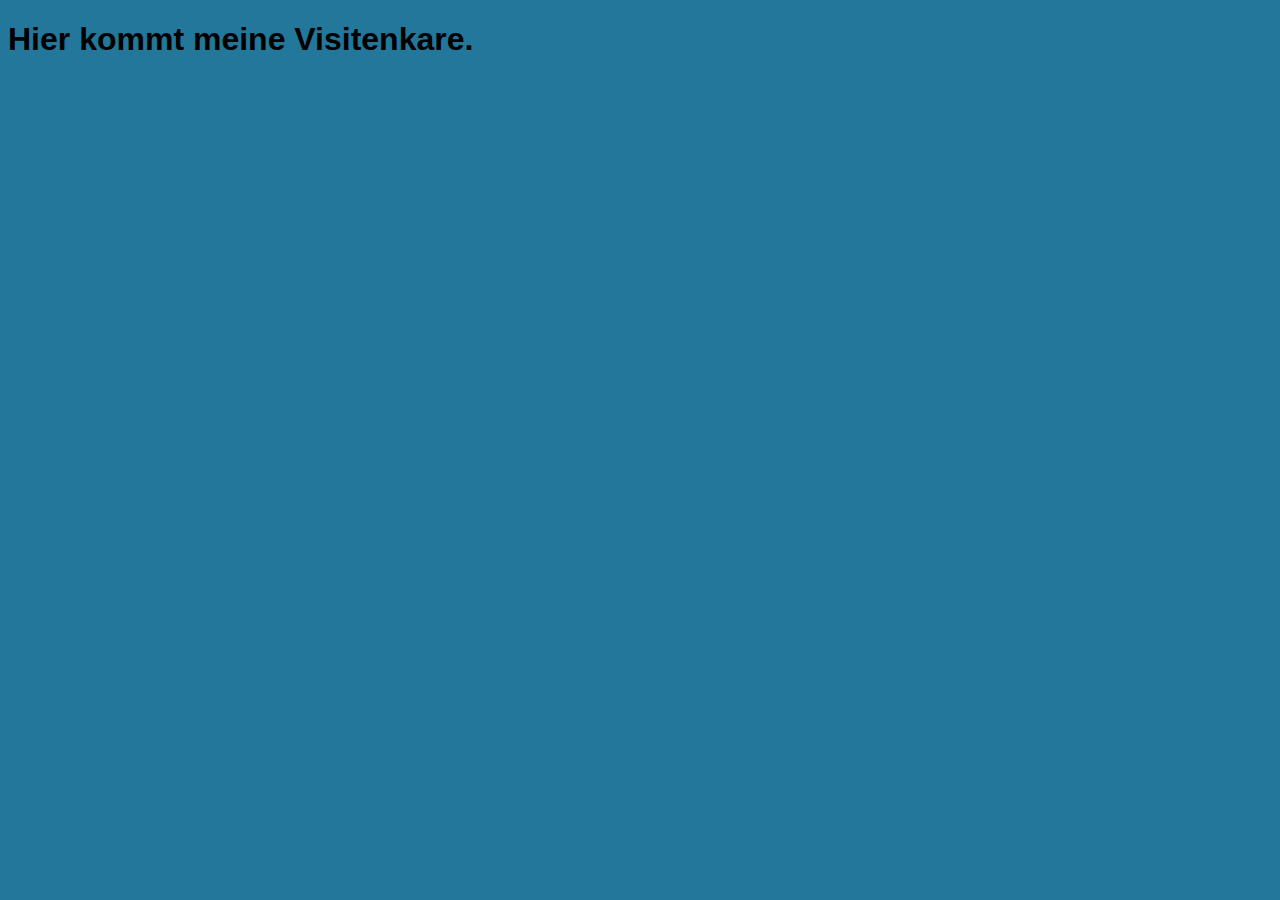
<file: index.html>
<!DOCTYPE html>
<html lang="en">

  <head>
    <meta charset="UTF-8" />
    <meta name="viewport" content="width=device-width, initial-scale=1.0" />
    <meta name="author" content="Désirée Schwer" />
    <meta name="description" content="Ich bin Grafikerin an der Fachklasse Grafik Luzern."/>
    <link rel="stylesheet" href="style.css" />
    <title>Désirée Schwer</title>
  </head>
  
  <body>
  <h1>Hier kommt meine Visitenkare.</h1>
  </body>
  
</html>
</file>
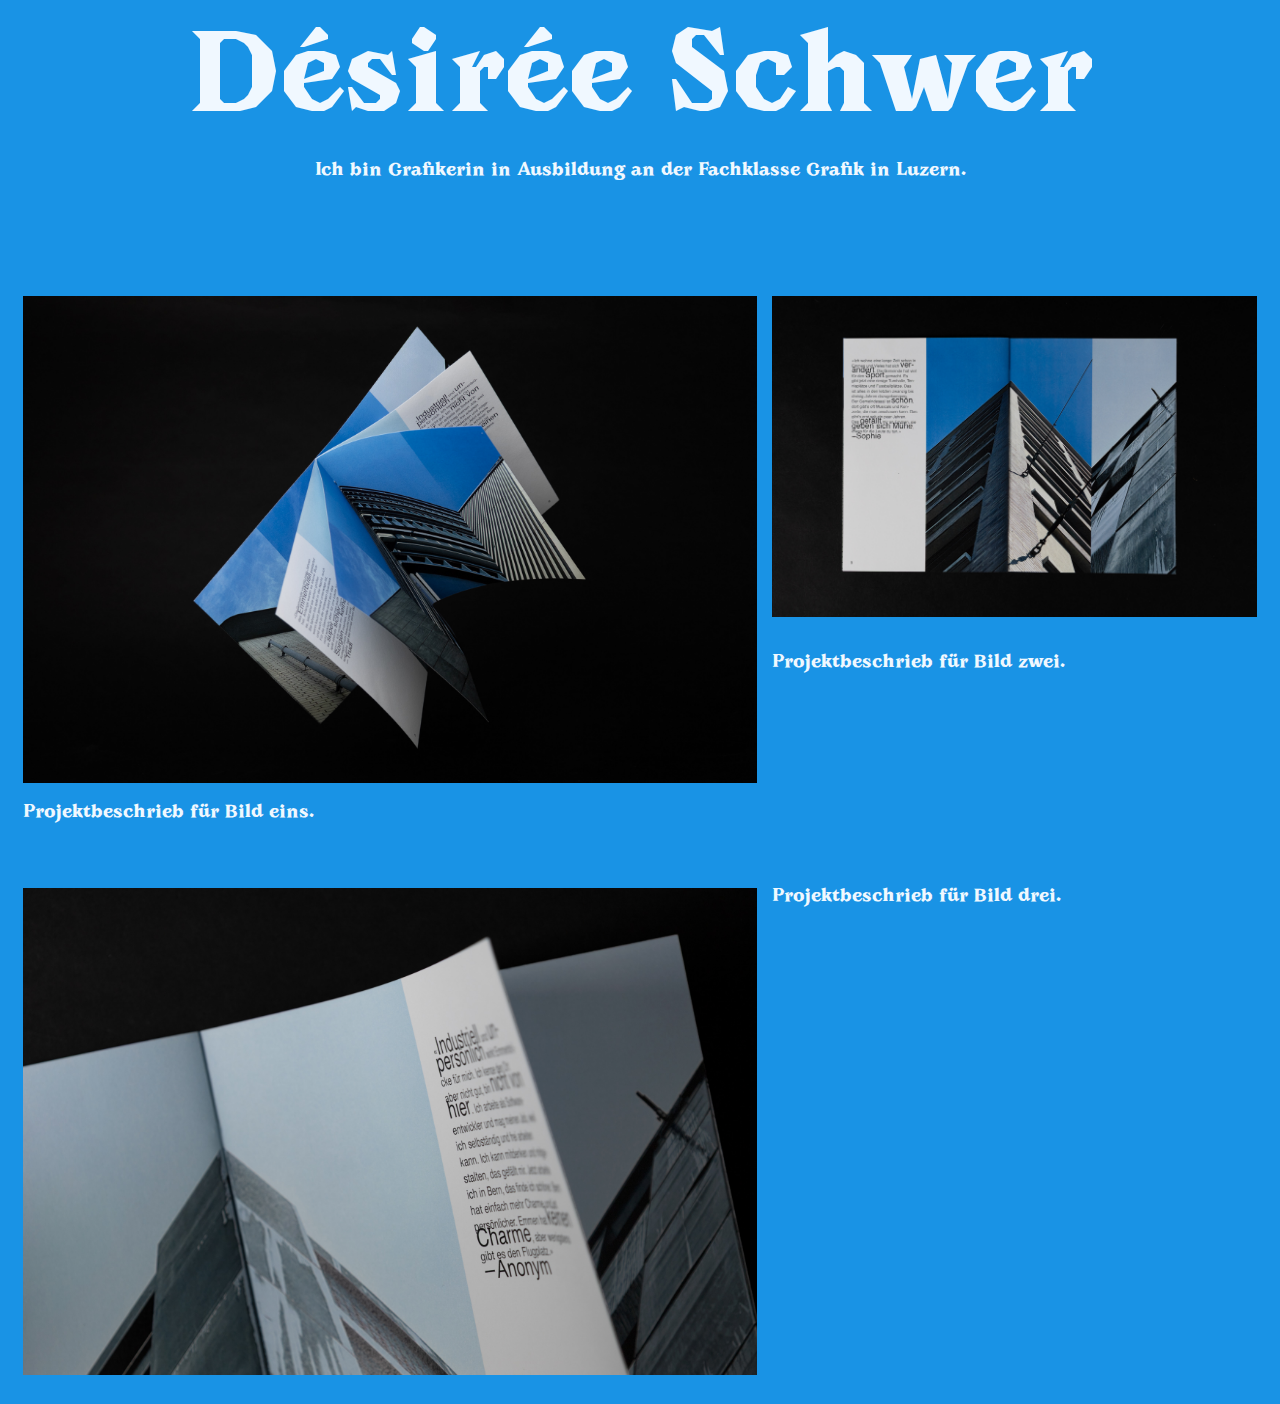
<file: index_v2.html>
<!DOCTYPE html>
<html lang="en">

  <head>
    <meta charset="UTF-8" />
    <meta name="viewport" content="width=device-width, initial-scale=1.0" />
    <meta name="author" content="Désirée Schwer" />
    <meta name="description" content="Ich bin Grafikerin an der Fachklasse Grafik Luzern."/>
    <link rel="stylesheet" href="style_v2.css" />
    <title>Désirée Schwer</title>
  </head>
  
  <body>
<div class="grid-container">

<div class="name">
  <h1>Désirée Schwer</h1>
</div>

<div class="bio">
<p>Ich bin Grafikerin in Ausbildung an der Fachklasse Grafik in Luzern.</p>
</div>

<div class="image-1">
<img src="Data/06-05-DesireeSchwer-11_1 Kopie.jpg" />
</div>

<div class="image-2">
<img src="Data/06-05-DesireeSchwer-5_1 Kopie.jpg" />
</div>

<div class="image-3">
<img src="Data/06-05-DesireeSchwer-9_1 Kopie.jpg" />
</div>

<div class="text-1">
  <p>Projektbeschrieb für Bild eins.</p>
</div>

<div class="text-2">
  <p>Projektbeschrieb für Bild zwei.</p>
</div>

<div class="text-3">
  <p>Projektbeschrieb für Bild drei.</p>
</div>

  <!-- ACHTUNG hier endet unser grid container. -->
</div>











    <!-- ACHTUNG aller Inhalt mus vor dieser Linie rein.-->
  </body>
  
</html>
</file>
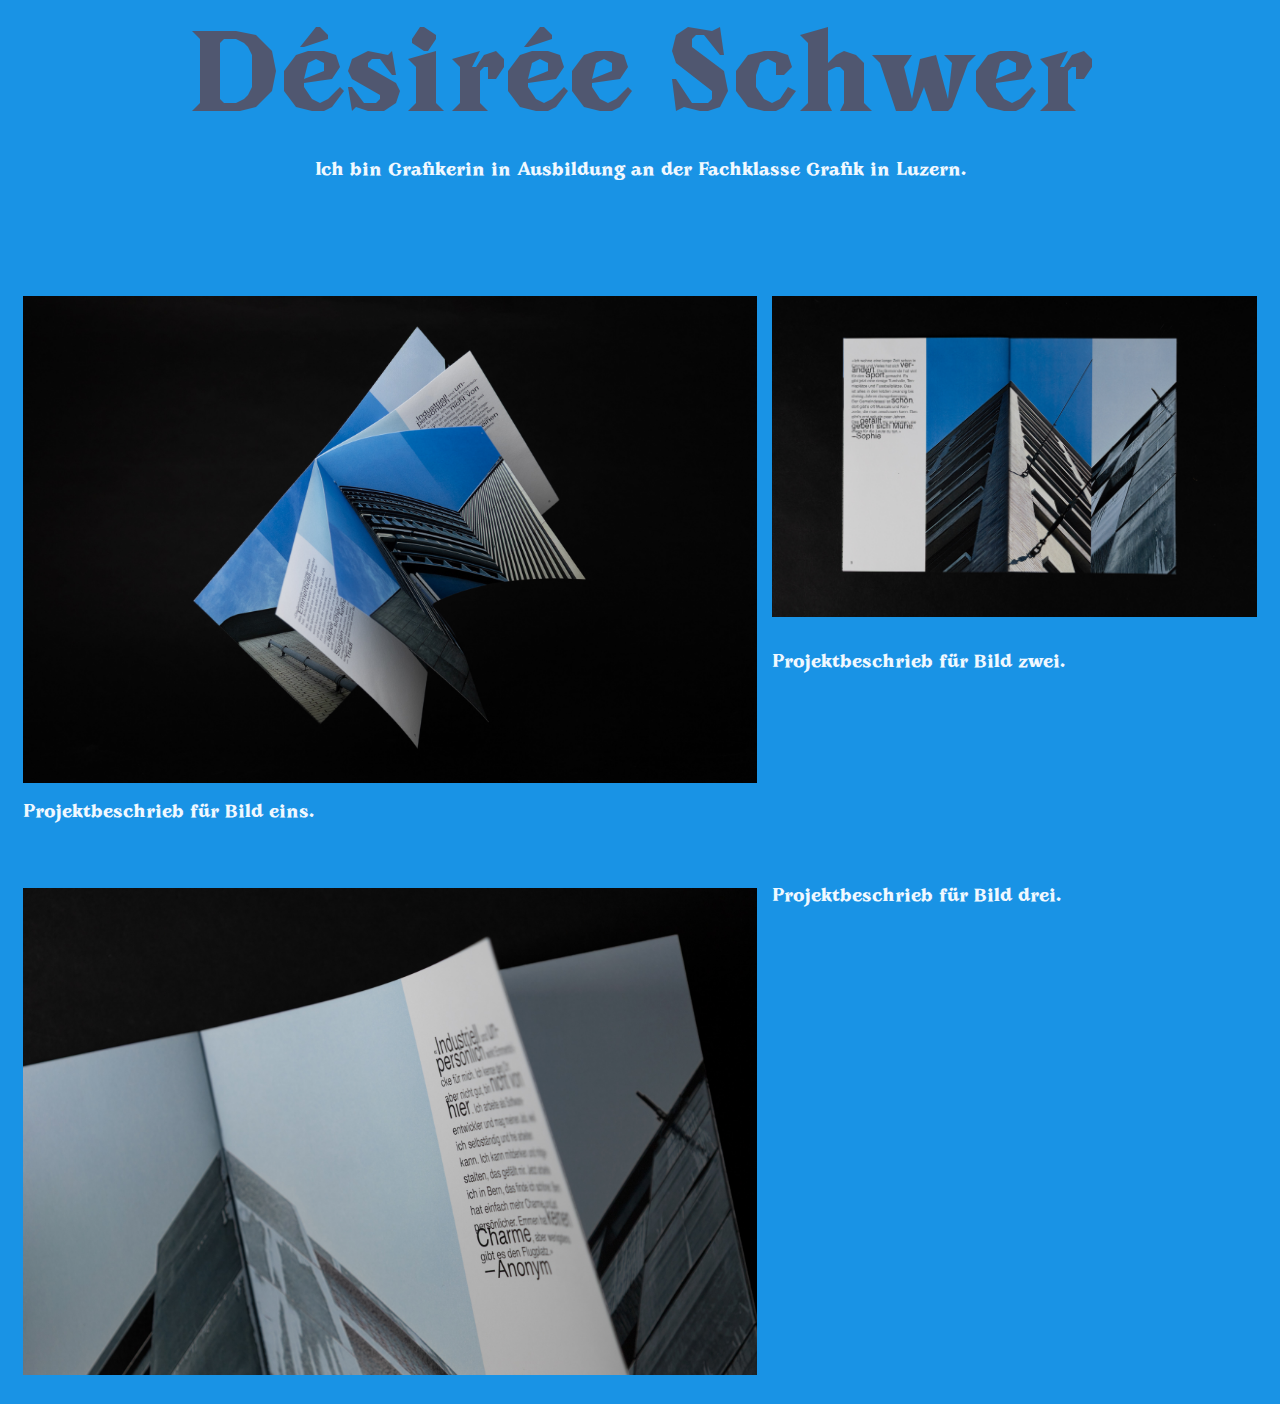
<file: index_v3.html>
<!DOCTYPE html>
<html lang="en">

  <head>
    <meta charset="UTF-8" />
    <meta name="viewport" content="width=device-width, initial-scale=1.0" />
    <meta name="author" content="Désirée Schwer" />
    <meta name="description" content="Ich bin Grafikerin an der Fachklasse Grafik Luzern."/>
    <link rel="stylesheet" href="style_v3.css" />
    <title>Désirée Schwer</title>
  </head>
  
  <body>
<div class="grid-container">

<div class="name">
  <h1>Désirée Schwer</h1>
</div>

<div class="bio">
<p>Ich bin Grafikerin in Ausbildung an der Fachklasse Grafik in Luzern.</p>
</div>

<div class="image-1">
<img src="Data/06-05-DesireeSchwer-11_1 Kopie.jpg" />
</div>

<div class="image-2">
<img src="Data/06-05-DesireeSchwer-5_1 Kopie.jpg" />
</div>

<div class="image-3">
<img src="Data/06-05-DesireeSchwer-9_1 Kopie.jpg" />
</div>

<div class="text-1">
  <p>Projektbeschrieb für Bild eins.</p>
</div>

<div class="text-2">
  <p>Projektbeschrieb für Bild zwei.</p>
</div>

<div class="text-3">
  <p>Projektbeschrieb für Bild drei.</p>
</div>

  <!-- ACHTUNG hier endet unser grid container. -->
</div>











    <!-- ACHTUNG aller Inhalt mus vor dieser Linie rein.-->
  </body>
  
</html>
</file>
<file: style.css>
@font-face {
    font-family: "Avara-Black";
    src: url("fonts/Avara-Black.woff2") format("woff2");
}



body{
    background-color: rgb(34, 119, 155);
   font-family: "aktiv-grotesk", sans-serif;
font-weight: 400;
font-style: normal;
}

.grid-container {
    display: grid;
    padding: 5px;
    gap: 5px;
    grid-template-columns: 1fr 1fr 1fr 1fr 1fr 1fr;
    grid-template-areas: 
    ". name name name name ."
    ". image-1 image-1 image-1 image-1 image-2"
    "text-2 image-1 image-1 image-1 image-1 image-4"
    "image-5 image-1 image-1 image-1 image-1 text-1"
    "image-3 . . . . ."
    ". name-2 name-2 name-2 name-2 ."
    " image-9 image-6 image-6 image-6 image-6 ."
    "image-10 image-6 image-6 image-6 image-6 image-8"
    ". image-6 image-6 image-6 image-6 image-7"
    ". . . . . text-3"
    ". name-3 name-3 name-3 name-3 ."
    ". image-11 image-11 image-11 image-11 image-12"
    "image-13 image-11 image-11 image-11 image-11 image-14"
    "image-15 image-11 image-11 image-11 image-11 text-4"
    "image-16 . . . . ."
    "name-4 name-4 name-4 name-4 name-4 name-4"
     ". bio bio bio bio ."
    ;
}

img{
    max-width: 100%;
    height: auto;
}

a {
    text-decoration: none;
    color: inherit;
}

.name{
    grid-area: name;
    top: 15px;
    z-index: 10;
    font-size: 130px;
    margin-top: -12%;
}





.name h1, 
.name-2 h1, 
.name-3 h1 {
    text-align: center;
    margin-bottom: 4%;
    line-height: 80%;
    letter-spacing: 2px;
    color: rgb(252, 252, 251);
  font-family: "obviously-condensed", sans-serif;
font-weight: 700;
font-style: normal;
}




.text-1{
    grid-area: text-1;
    margin-bottom: 2%;
    color: aliceblue;
    margin-top: -215px;
}

.text-2{
    grid-area: text-2;
    margin-top: 150px;
    color: aliceblue;
}




.image-1 {
    grid-area: image-1;
}

.image-2{
    grid-area: image-2;
     margin-top: 0px;
}

.image-3{
    grid-area: image-3;
     margin-top: -48px;
}

.image-4 {
    grid-area: image-4;
    margin-top: -50px;
}

.image-5 {
    grid-area: image-5;
    margin-top: -55px;
}

/* HIER KOMMT PROJEKT 2  */


.name-2 {
    grid-area: name-2;
    font-size: 130px;
    margin-top: 60px;
}

.image-6 {
    grid-area: image-6;
}

.image-7 {
    grid-area: image-7;
    margin-top: -90px;
}

.image-8 {
    grid-area: image-8;
}

.image-9 {
    grid-area: image-9;
}

.image-10 {
    grid-area: image-10;
    margin-top: -90px;
}

.text-3 {
    grid-area: text-3;
    color: aliceblue;
    margin-top: -105px;
}


/* Hier kommt Projekt 3 */

.name-3 {
    grid-area: name-3;
    font-size: 130px;
    margin-top: 60px;
}

.image-11 {
    grid-area: image-11;
}

.image-12 {
    grid-area: image-12;
}

.image-13 {
    grid-area: image-13;
}

.image-14 {
    grid-area: image-14;
    margin-top: -92px;
}

.image-15 {
    grid-area: image-15;
    margin-top: -92px;
}

.image-16 {
    grid-area: image-16;
    margin-top: -92px;
}

.text-4 {
    grid-area: text-4;
    color: aliceblue;
    margin-top: -192px;
}

/* Hier kommt der titel/mein name */

.name-4 {
    grid-area: name-4;
    color: aliceblue;
    font-family: "obviously-condensed", sans-serif;
font-weight: 700;
font-style: normal;
font-size: 1220%;
position: center;
}

.bio{
    grid-area: bio;
    text-align: center;
    align-self: center;
    color: aliceblue;
    margin-top: -560px;
}


.grid-container:has(.blur:hover) .blur {
    filter: blur(10px);
    opacity: 0.5;
    transition:
    filer 0.3s ease,
    opacity 0.3 ease;
}

.blur:hover {
    filter: blur(0) !important;
    opacity: 1 !important;
}


.image-1 img,
.image-6 img,
.image-11 img {
  transition: transform 0.3s ease;
}

.image-1 img:hover,
.image-6 img:hover,
.image-11 img:hover {
  transform: scale(1.05); 
}


.image-2 img,
.image-3 img,
.image-4 img,
.image-5 img, 
.image-7 img,
.image-8 img,
.image-9 img,
.image-10 img, 
.image-12 img,  
.image-13 img, 
.image-14 img, 
.image-15 img, 
.image-16 img {
  transition: transform 0.3s ease;
}

.image-2 img:hover,
.image-3 img:hover,
.image-4 img:hover,
.image-5 img:hover,
.image-7 img:hover,
.image-8 img:hover,
.image-9 img:hover,
.image-10 img:hover,
.image-12 img:hover, 
.image-13 img:hover,
.image-14 img:hover, 
.image-15 img:hover,
.image-16 img:hover {
  transform: scale(1.09); 
}
</file>
<file: style_v2.css>
@font-face {
    font-family: "Avara-Black";
    src: url("fonts/Avara-Black.woff2") format("woff2");
}


img {
    max-width: 100%; 
    height: auto; 
}

body{
    background-color: rgb(25, 147, 229);
    font-family: "Avara-Black", serif;
}

.grid-container {
    display: grid;
    padding: 15px;
    gap: 15px;
    grid-template-columns: 1fr 1fr 1fr 1fr 1fr;
    grid-template-areas: 
    "name name name name name"
    "bio bio bio bio bio"
    "image-1 image-1 image-1 image-2 image-2"
     "image-1 image-1 image-1 text-2 text-2"
    "text-1 text-1 text-1 . ."
    "image-3 image-3 image-3 text-3 text-3";
}



.name{
    grid-area: name;
}

.name h1 {
    text-align: center;
    font-size: 100px;
    margin: 0;
    color: aliceblue;
}

p{
    margin: 0;
}

.bio{
    grid-area: bio;
    text-align: center;
    margin-bottom: 100px;
    align-self: center;
    color: aliceblue;
}

.image-1{
    grid-area: image-1;
}

.image-2{
    grid-area: image-2;
}

.image-3{
    grid-area: image-3;
}

.text-1{
    grid-area: text-1;
    margin-bottom: 50px;
    color: aliceblue;
}

.text-2{
    grid-area: text-2;
    margin-bottom: 100px;
    color: aliceblue;
}

.text-3{
    grid-area: text-3;
    color: aliceblue;
}
</file>
<file: style_v3.css>
@font-face {
    font-family: "Avara-Black";
    src: url("fonts/Avara-Black.woff2") format("woff2");
}


img {
    max-width: 100%; 
    height: auto; 
}

body{
    background-color: rgb(25, 147, 229);
    font-family: "Avara-Black", serif;
}

.grid-container {
    display: grid;
    padding: 15px;
    gap: 15px;
    grid-template-columns: 1fr 1fr 1fr 1fr 1fr;
    grid-template-areas: 
    "name name name name name"
    "bio bio bio bio bio"
    "image-1 image-1 image-1 image-2 image-2"
     "image-1 image-1 image-1 text-2 text-2"
    "text-1 text-1 text-1 . ."
    "image-3 image-3 image-3 text-3 text-3";
}



.name{
    grid-area: name;
    position: sticky;
    top: 15px;
    mix-blend-mode: difference;
}

.name h1 {
    text-align: center;
    font-size: 100px;
    margin: 0;
    color: rgb(105, 60, 117);
    transition: color 0.3s ease-in;
}

.name h1:hover{
    color:rgb(36, 130, 21)
}

p{
    margin: 0;
}

.bio{
    grid-area: bio;
}
    
.bio p {
    text-align: center;
    margin-bottom: 100px;
    align-self: center;
    color: aliceblue;
    opacity: 1;
    transition: opacity 0.5s ease;
}

.bio p:hover {
    opacity: 0.5;
}


.image-1{
    grid-area: image-1;
}

.image-1 img {
    transition: transform 0.5s ease;
}

.image-1 img:hover {
    transform: scale(1.3);
}

.image-2{
    grid-area: image-2;
}

.image-2 img {
    box-shadow: 0 0 0 rgba(0, 0, 0, 0);
    transition: box-shadow 0.3s ease;
}

.image-2 img:hover {
    box-shadow: 0 10px 20px rgba(0, 0, 0, 1);
}

.image-3{
    grid-area: image-3;
}

.image-3 img {
    transition: 0.5s ease;
}

.image-3 img:hover {
    transform: rotate(5deg) scale(1.5);
}

.text-1{
    grid-area: text-1;
    margin-bottom: 50px;
    color: aliceblue;
}

.text-2{
    grid-area: text-2;
    margin-bottom: 100px;
    color: aliceblue;
}

.text-3{
    grid-area: text-3;
    color: aliceblue;
}
</file>
